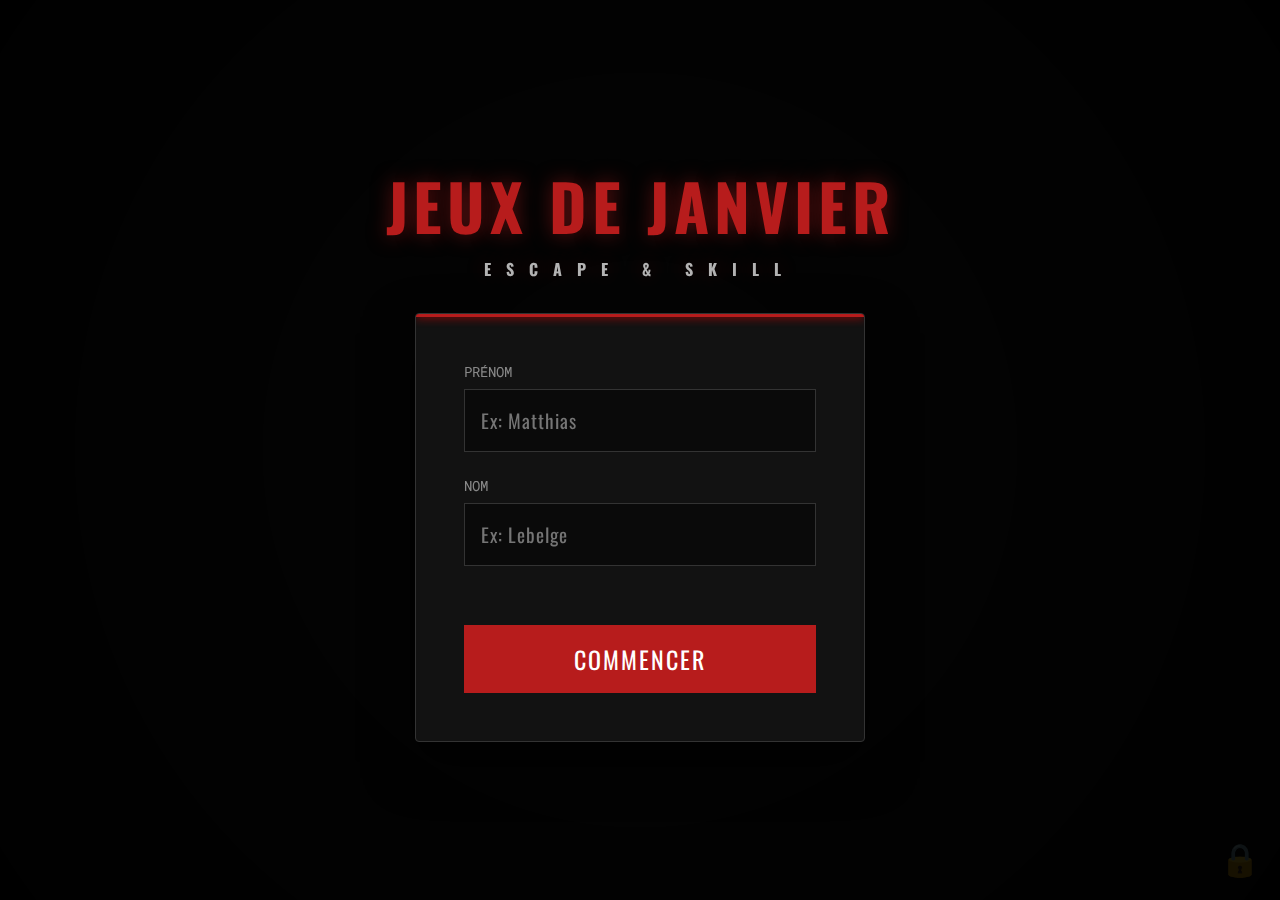
<file: index.html>
<!DOCTYPE html>
<html lang="fr">

<head>
    <meta charset="UTF-8">
    <meta name="viewport" content="width=device-width, initial-scale=1.0">
    <title>JEUX DE JANVIER</title>
    <link rel="stylesheet" href="styles.css">
</head>

<body>

    <div class="container">
        <h1>JEUX DE JANVIER</h1>

        <!-- LOGIN SCREEN -->
        <div id="login-screen" class="login-panel">
            <div class="input-group">
                <label for="firstname">PRÉNOM</label>
                <input type="text" id="firstname" autocomplete="off" placeholder="Ex: Matthias">
            </div>
            <div class="input-group">
                <label for="lastname">NOM</label>
                <input type="text" id="lastname" autocomplete="off" placeholder="Ex: Lebelge">
            </div>
            <div id="login-error" class="error-msg"></div>
            <button id="login-btn" class="btn-start">COMMENCER</button>
        </div>

        <!-- DASHBOARD (Hidden) -->
        <div id="dashboard" class="dashboard">
            <div class="welcome-text">
                AGENT <span id="player-name-display" style="color: var(--color-accent); font-weight: bold;"></span>
                CONNECTÉ.
            </div>

            <div class="game-cards">
                <!-- LINDA -->
                <div class="card linda" onclick="startGame('maboul')">
                    <div class="card-img"></div>
                    <div class="status">DISPONIBLE</div>
                    <div class="card-content">
                        <h2>LINDA</h2>
                        <p>Opération délicate.<br>Adresse requise.</p>
                    </div>
                </div>

                <!-- ANDREA -->
                <div class="card andrea" onclick="startGame('andrea')">
                    <div class="card-img"></div>
                    <div class="status">ENQUÊTE EN COURS</div>
                    <div class="card-content">
                        <h2>ANDRÉA</h2>
                        <p>Dossier Classifié.<br>Alibi à construire.</p>
                    </div>
                </div>
            </div>
        </div>
    </div>

    <div class="admin-trigger" onclick="openAdmin()">🔒</div>

    <!-- ADMIN DASHBOARD OVERLAY -->
    <div id="admin-dashboard" class="admin-overlay hidden">
        <div class="admin-panel">
            <header class="admin-header">
                <h2>CONSOLE ORGANISATEUR</h2>
                <button id="close-admin" class="btn-icon">✖</button>
            </header>

            <div class="admin-controls">
                <div class="admin-tabs">
                    <button class="tab-btn active" onclick="switchAdminTab('maboul')">DOCTEUR MABOUL</button>
                    <button class="tab-btn" onclick="switchAdminTab('andrea')">ENQUÊTE ANDRÉA</button>
                </div>
                <button onclick="refreshAdminScores()" class="btn-refresh">🔄 ACTUALISER</button>
            </div>

            <div id="admin-view-maboul" class="admin-content active">
                <h3>Classement Maboul</h3>
                <div class="table-container">
                    <table id="table-maboul">
                        <thead>
                            <tr>
                                <th>Rang</th>
                                <th>Joueur</th>
                                <th>Score</th>
                                <th>Date</th>
                            </tr>
                        </thead>
                        <tbody><!-- JS populated --></tbody>
                    </table>
                </div>
            </div>

            <div id="admin-view-andrea" class="admin-content">
                <h3>Progression Enquête Andréa</h3>
                <div class="table-container">
                    <table id="table-andrea">
                        <thead>
                            <tr>
                                <th>Rang</th>
                                <th>Agent</th>
                                <th>Identité Réelle</th>
                                <th>Temps Total</th>
                                <th>Pénalités</th>
                                <th>Date</th>
                            </tr>
                        </thead>
                        <tbody><!-- JS populated --></tbody>
                    </table>
                </div>
            </div>
        </div>
    </div>

    <script src="main.js"></script>
    <script src="admin.js"></script> <!-- New Admin Logic -->
</body>

</html>
</file>
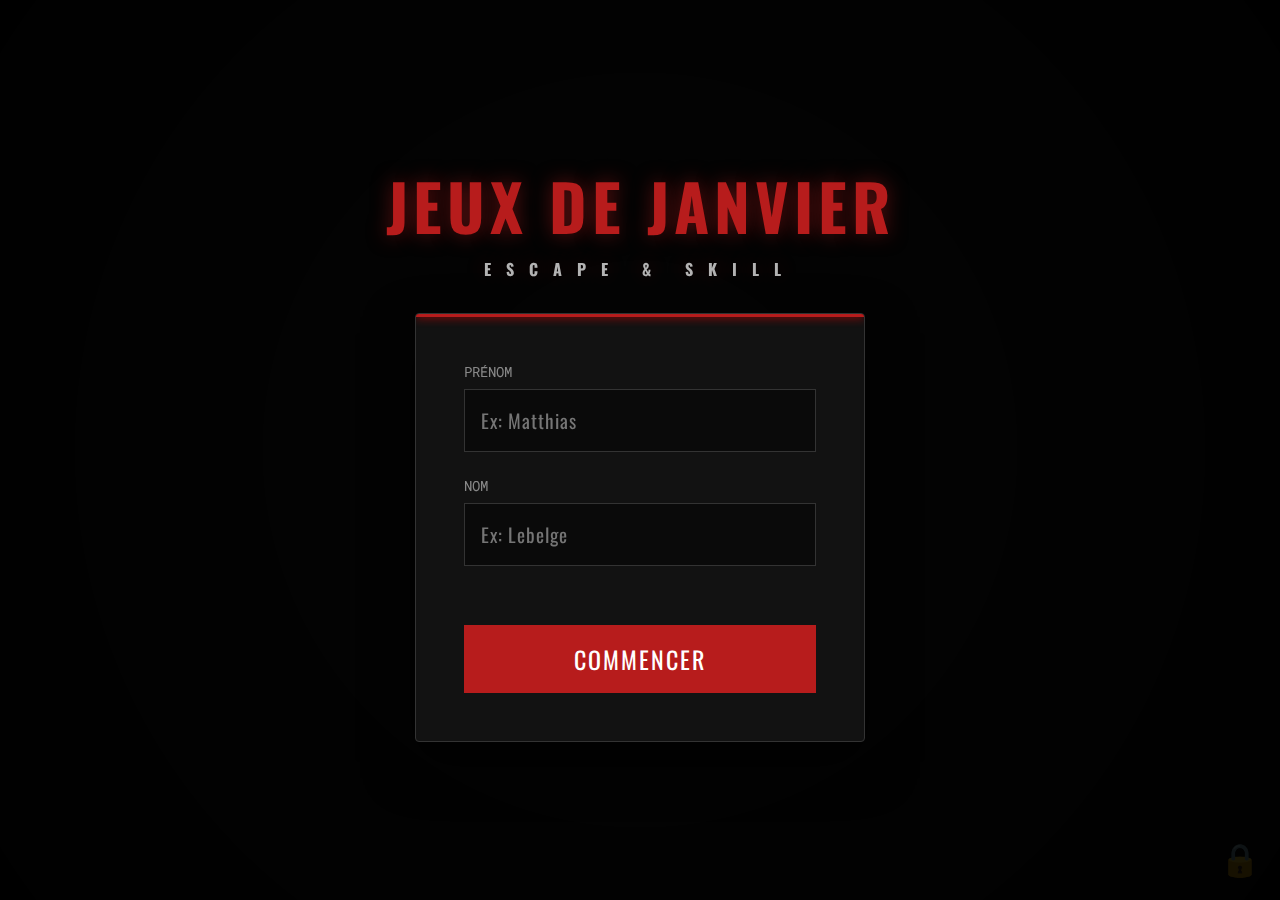
<file: games/andrea/index.html>
<!DOCTYPE html>
<html lang="fr">

<head>
    <meta charset="UTF-8">
    <meta name="viewport" content="width=device-width, initial-scale=1.0">
    <title>ACCÈS SÉCURISÉ - AGENCE</title>
    <link rel="stylesheet" href="style.css">
    <style>
        /* Specific login styles */
        body {
            display: flex;
            align-items: center;
            justify-content: center;
            height: 100vh;
            margin: 0;
            overflow: hidden;
        }

        .login-container {
            width: 400px;
            padding: 3rem;
            background: rgba(10, 10, 10, 0.95);
            border: 2px solid var(--color-accent, #c00);
            box-shadow: 0 0 20px rgba(200, 0, 0, 0.2);
            text-align: center;
            position: relative;
        }

        .login-container::before {
            content: "TOP SECRET";
            position: absolute;
            top: -15px;
            left: 50%;
            transform: translateX(-50%);
            background: #000;
            padding: 0 10px;
            color: var(--color-accent, #c00);
            font-weight: bold;
            letter-spacing: 2px;
        }

        .scan-line {
            height: 2px;
            width: 100%;
            background: #c00;
            position: absolute;
            top: 0;
            left: 0;
            animation: scan 3s infinite linear;
            opacity: 0.5;
            pointer-events: none;
        }

        @keyframes scan {
            0% {
                top: 0;
                opacity: 0;
            }

            10% {
                opacity: 1;
            }

            90% {
                opacity: 1;
            }

            100% {
                top: 100%;
                opacity: 0;
            }
        }

        .agent-info {
            margin-bottom: 2rem;
            color: #fff;
            font-family: 'Courier New', monospace;
            border-bottom: 1px solid #333;
            padding-bottom: 1rem;
        }

        .agent-info h3 {
            margin: 0;
            color: #888;
            font-size: 0.9rem;
        }

        .agent-info p {
            margin: 0.5rem 0 0;
            font-size: 1.2rem;
            font-weight: bold;
            letter-spacing: 1px;
        }

        input {
            width: 100%;
            padding: 10px;
            margin-bottom: 1rem;
            background: #111;
            border: 1px solid #444;
            color: #fff;
            text-align: center;
            text-transform: uppercase;
            font-family: inherit;
        }

        button {
            width: 100%;
            padding: 10px;
            background: #c00;
            border: none;
            color: #fff;
            font-weight: bold;
            cursor: pointer;
            transition: background 0.2s;
        }

        button:hover {
            background: #900;
        }

        #error-msg {
            color: #c00;
            font-size: 0.8rem;
            height: 1.2rem;
            margin-top: 10px;
        }
    </style>
</head>

<body>
    <div class="login-container">
        <div class="scan-line"></div>
        <div class="agent-info">
            <h3>IDENTITÉ DÉTECTÉE</h3>
            <p id="agent-name">RECHERCHE...</p>
        </div>

        <div class="login-form">
            <input type="text" id="agent-code" placeholder="CHOISISSEZ VOTRE NOM DE CODE" autofocus>
            <button id="btn-access">INITIALISER MISSION</button>
            <div id="error-msg"></div>
        </div>
    </div>

    <script>
        document.addEventListener('DOMContentLoaded', () => {
            // Get user from Hub Session
            const user = JSON.parse(localStorage.getItem('jeuxJanvier_user'));
            if (!user) {
                location.href = '../../index.html';
                return;
            }

            // Display user identity
            document.getElementById('agent-name').textContent = user.fullName.toUpperCase();

            // Auto-set agent code to firstName (no need for manual input)
            localStorage.setItem('jeuxJanvier_agentName', user.firstName.toUpperCase());

            // Show confirmation and redirect
            document.getElementById('error-msg').style.color = '#4CAF50';
            document.getElementById('error-msg').textContent = "IDENTITÉ CONFIRMÉE. ACCÈS AUTORISÉ.";

            // Hide input form
            document.querySelector('.login-form').innerHTML = `
                <p style="color: #4CAF50; font-size: 1.2rem;">✅ Bienvenue Agent ${user.firstName.toUpperCase()}</p>
                <p style="color: #888; margin-top: 1rem;">Chargement de la mission...</p>
            `;

            // Auto-redirect to day1 after brief display
            setTimeout(() => {
                window.location.href = 'day1.html';
            }, 1500);
        });
    </script>
</body>

</html>
</file>
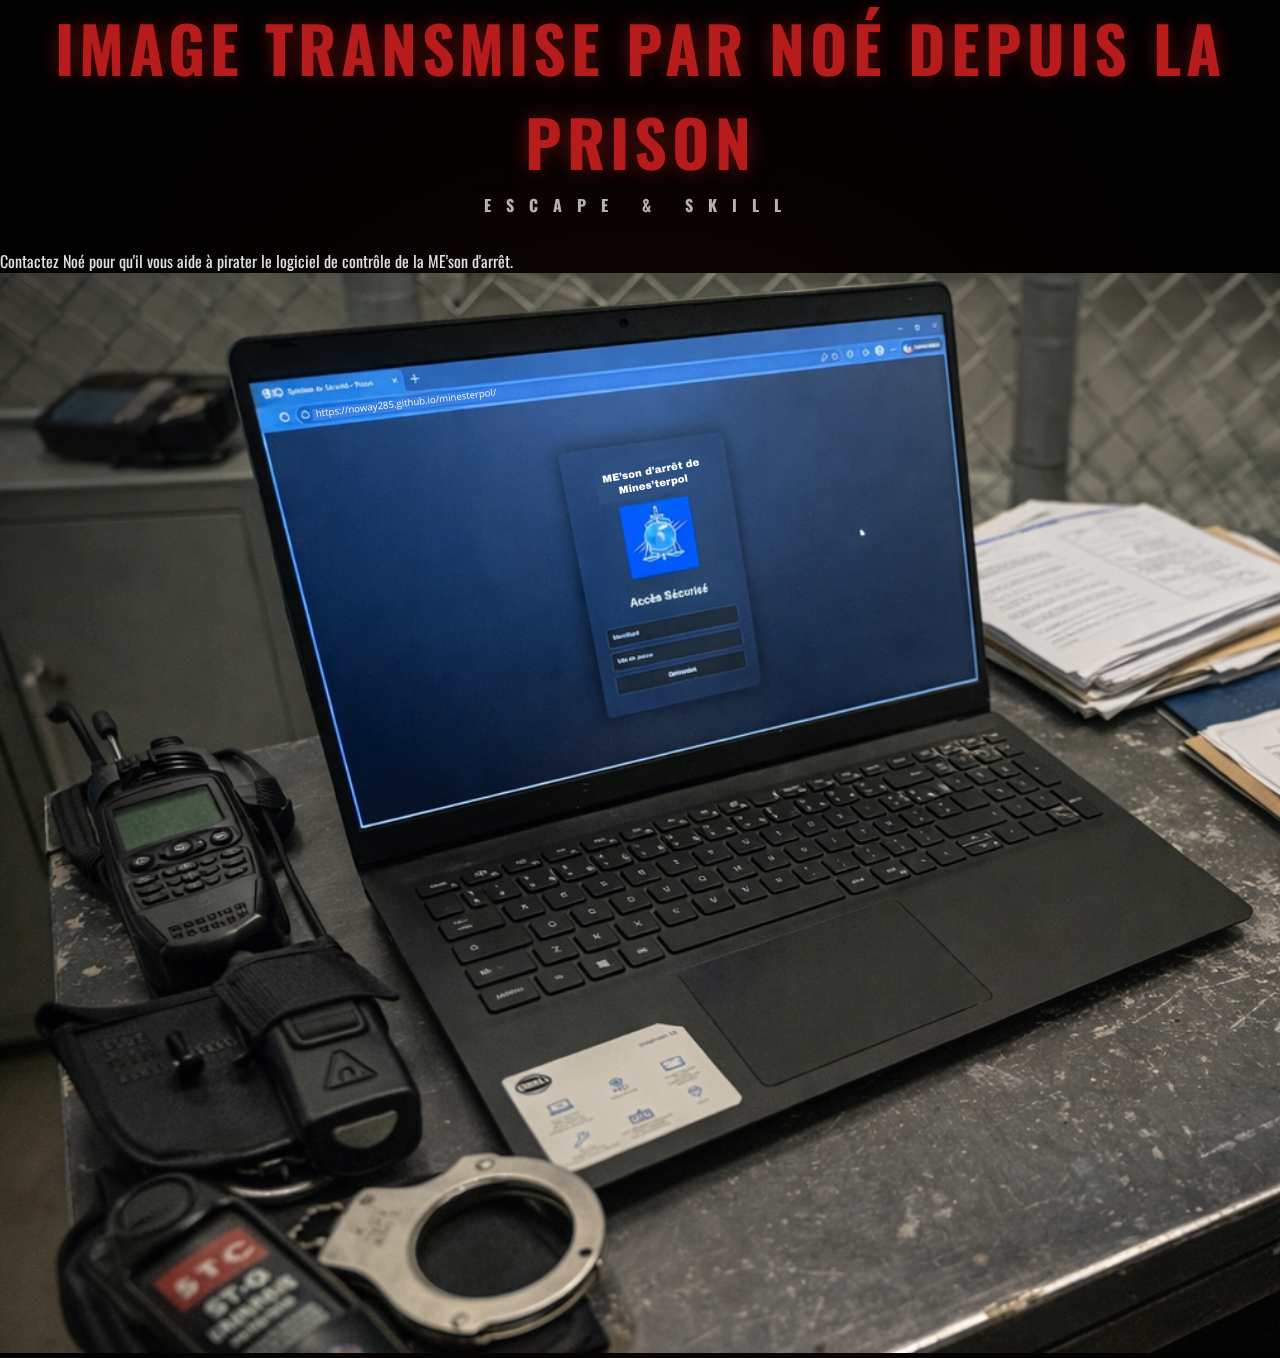
<file: games/noe/index.html>
<!DOCTYPE html>
<html lang="fr">
<head>
    <meta charset="UTF-8">
    <title>Communication avec Noé</title>
    <link rel="stylesheet" href="../andrea/style.css">
</head>
<body>

    <div class="noe-container">

        <h1 class="noe-title">
            Image transmise par Noé depuis la prison
        </h1>

        <p class="noe-text">
            Contactez Noé pour qu'il vous aide à pirater le logiciel de contrôle de la ME'son d'arrêt.
        </p>

        <div class="noe-image-frame">
            <img src="image_noe.png" alt="Image liée à Noé">
        </div>

    </div>

</body>
</html>
</file>
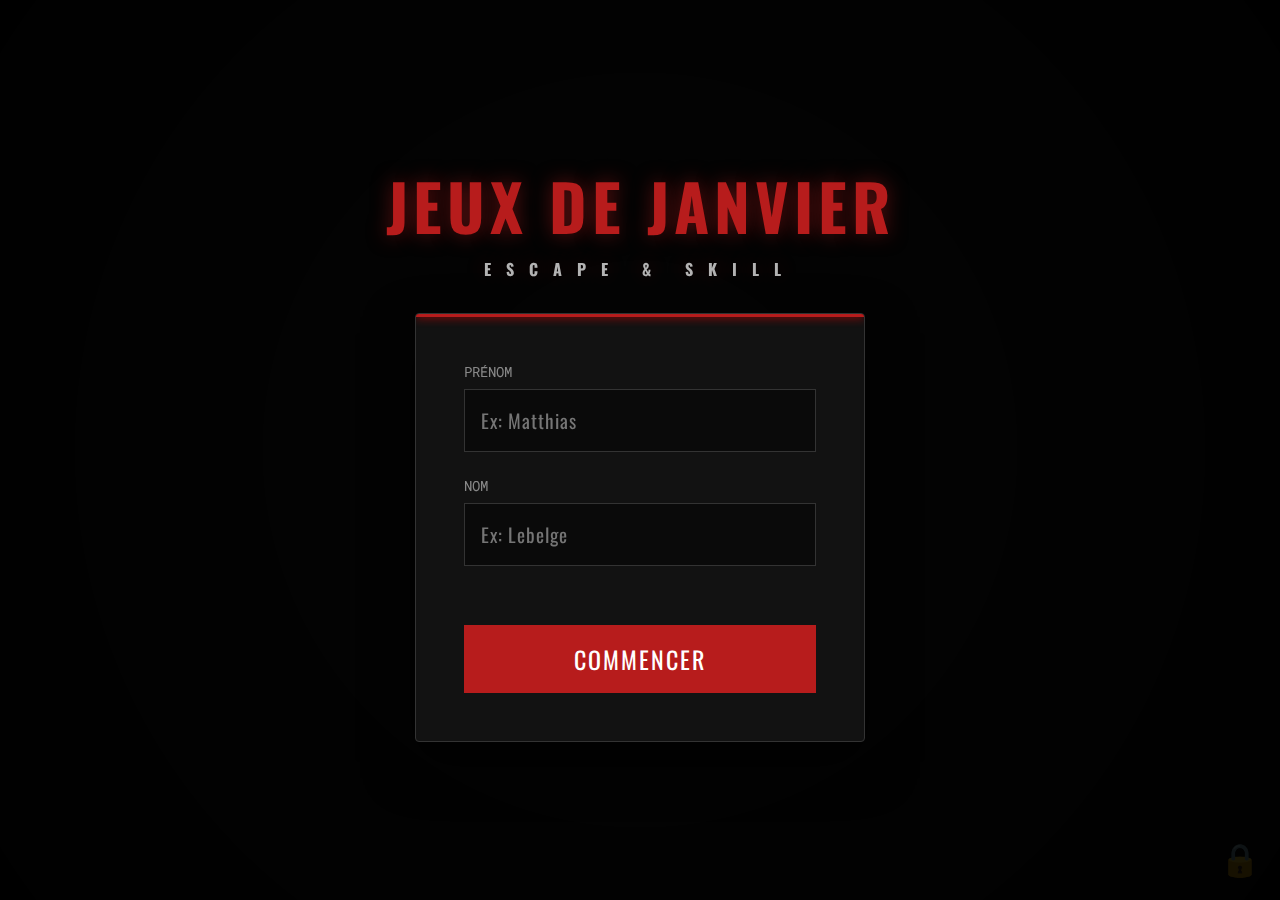
<file: games/andrea/day1.html>
<!DOCTYPE html>
<html lang="fr">

<head>
    <meta charset="UTF-8">
    <meta name="viewport" content="width=device-width, initial-scale=1.0">
    <title>ENQUÊTE ANDRÉA - Mission Secrète</title>
    <link rel="stylesheet" href="style.css">
    <style>
        /* Additional styles for new enigmas */
        .dossier-content {
            background: #1a1a1a;
            padding: 1.5rem;
            border: 1px solid #333;
            margin: 1rem 0;
        }

        .dossier-content p {
            margin: 0.5rem 0;
        }

        .dossier-link {
            color: #4da6ff;
            text-decoration: underline;
            cursor: pointer;
        }

        .dossier-link:hover {
            color: #80c0ff;
        }

        .folder-grid {
            display: grid;
            grid-template-columns: repeat(5, 1fr);
            gap: 8px;
            max-height: 400px;
            overflow-y: auto;
            padding: 1rem;
            background: #111;
        }

        .folder {
            background: #222;
            border: 1px solid #444;
            padding: 8px;
            text-align: center;
            cursor: pointer;
            font-family: monospace;
            font-size: 0.9rem;
            transition: all 0.2s;
        }

        .folder:hover {
            background: #333;
            border-color: var(--color-accent);
        }

        .map-container {
            position: relative;
            max-width: 100%;
            margin: 1rem auto;
        }

        .map-container img {
            width: 100%;
            max-width: 500px;
            display: block;
            margin: 0 auto;
        }

        .grid-overlay {
            position: absolute;
            top: 0;
            left: 0;
            width: 100%;
            height: 100%;
            display: grid;
            grid-template-columns: repeat(8, 1fr);
            grid-template-rows: repeat(8, 1fr);
            pointer-events: none;
        }

        .grid-labels-x,
        .grid-labels-y {
            display: flex;
            justify-content: space-around;
            font-size: 0.8rem;
            color: #888;
        }

        .badge-ref {
            width: 60px;
            margin: 0.5rem auto;
            display: block;
        }

        .file-list {
            display: grid;
            grid-template-columns: repeat(2, 1fr);
            gap: 8px;
            max-height: 300px;
            overflow-y: auto;
        }

        .file-option {
            background: #222;
            border: 1px solid #444;
            padding: 10px;
            cursor: pointer;
            font-family: monospace;
        }

        .file-option:hover {
            background: #333;
            border-color: #4da6ff;
        }

        .message-bubble {
            background: linear-gradient(135deg, #1a5c1a, #0d3d0d);
            border-radius: 15px;
            padding: 1rem;
            margin: 1rem 0;
            position: relative;
        }

        .message-header {
            font-size: 0.8rem;
            color: #888;
            margin-bottom: 0.5rem;
        }

        .cipher-text {
            font-family: monospace;
            font-size: 1.1rem;
            letter-spacing: 2px;
            word-break: break-all;
        }

        .highlight-ln {
            color: #ff6b6b;
            font-weight: bold;
        }

        .hint-image {
            max-width: 300px;
            margin: 1rem auto;
            display: block;
            border: 2px solid #444;
        }

        .completed-check {
            color: #4CAF50;
            font-size: 1.5rem;
        }

        /* Full Dossier Styles */
        .dossier-full-content {
            background: linear-gradient(135deg, #1a1a1a, #0d0d0d);
            padding: 2rem;
            border: 2px solid #333;
            border-radius: 10px;
            max-height: 70vh;
            overflow-y: auto;
            margin: 1rem 0;
        }

        .dossier-header {
            text-align: center;
            border-bottom: 1px solid #444;
            padding-bottom: 1rem;
            margin-bottom: 1.5rem;
        }

        .dossier-section {
            margin: 1.5rem 0;
            padding: 1rem;
            background: rgba(255, 255, 255, 0.03);
            border-left: 3px solid var(--color-accent);
        }

        .dossier-section h3 {
            color: var(--color-accent);
            margin-bottom: 0.5rem;
        }

        .dossier-section ul {
            list-style: disc;
            margin-left: 1.5rem;
        }

        .dossier-section li {
            margin: 0.5rem 0;
        }

        .dossier-signature {
            text-align: right;
            margin-top: 2rem;
            font-style: italic;
            color: #888;
        }

        /* Easter Egg styling */
        .easter-egg {
            position: relative;
        }

        .easter-egg::after {
            content: "🔍";
            font-size: 0.7rem;
            margin-left: 5px;
            opacity: 0.5;
        }

        /* Improved Grid Alignment for Enigma 3 */
        .map-grid-container {
            display: flex;
            flex-direction: column;
            align-items: center;
            margin: 1rem 0;
        }

        .grid-row-x {
            display: flex;
            width: 100%;
            max-width: 450px;
            justify-content: space-around;
            padding-left: 25px;
            margin-bottom: 5px;
        }

        .grid-row-x span {
            width: 56px;
            text-align: center;
            font-weight: bold;
            color: var(--color-accent);
            font-size: 1rem;
        }

        .map-with-labels {
            display: flex;
            align-items: stretch;
        }

        .grid-col-y {
            display: flex;
            flex-direction: column;
            justify-content: space-around;
            padding-right: 5px;
            height: 450px;
        }

        .grid-col-y span {
            height: 56px;
            display: flex;
            align-items: center;
            justify-content: center;
            font-weight: bold;
            color: var(--color-accent);
            font-size: 1rem;
        }

        .map-image-wrapper {
            position: relative;
            width: 450px;
            height: 450px;
        }

        .map-image-wrapper img {
            width: 100%;
            height: 100%;
            object-fit: cover;
        }
    </style>
</head>

<body>

    <div class="chrono-display" id="chrono">00:00</div>

    <div class="mission-container">
        <h1>🔍 ENQUÊTE ANDRÉA</h1>

        <!-- STEP 0: INTRO -->
        <div id="step-intro" class="step-box active">
            <h2>Briefing Mission</h2>
            <p>Agent <span id="agent-name"></span>,</p>
            <p>Andrea a besoin de modifier son dossier. Nous devons nous introduire dans la salle des archives.</p>
            <p>5 énigmes vous attendent pour découvrir le <strong>CODE SECRET</strong>.</p>
            <p><em>Chaque erreur ajoute une pénalité de temps !</em></p>
            <button class="btn-submit" id="btn-start-mission">🚀 COMMENCER L'ENQUÊTE</button>
        </div>

        <!-- ENIGMA 1: COORDINATES -->
        <div id="step-enigma1" class="step-box">
            <h2>Énigme 1/5 : Le Code de la Porte</h2>
            <p>Pour entrer dans la salle des dossiers, il faut le mot de passe.</p>
            <p>Indice : <em>"Suivre le soleil..."</em></p>
            <p>Séquence géographique détectée :</p>

            <div id="coords-grid" class="coords-grid">
                <!-- JS will populate this -->
            </div>

            <div class="clue-box">
                <p>Entrez le mot de passe (9 lettres) :</p>
                <div class="code-input-group">
                    <input type="text" id="code-enigma1" maxlength="9" placeholder="_ _ _ _ _ _ _ _ _"
                        style="text-transform: uppercase;">
                    <button id="btn-enigma1" class="btn-submit">VALIDER</button>
                </div>
            </div>
        </div>

        <!-- ENIGMA 2: FOLDERS -->
        <div id="step-enigma2" class="step-box">
            <h2>Énigme 2/5 : La Salle des Archives</h2>
            <p>Vous êtes dans la salle. Il y a des milliers de dossiers.</p>
            <p>Nous cherchons le dossier d'Andrea.</p>
            <p><strong>La police range ses dossiers de cette façon : MM-AA-XX où XX sont des initiales.</strong></p>

            <div class="clue-box">
                <p class="first-hint">
                    Indice : <p style="color:#ffb74d;">"Je suis un homme d'affaire, et le sang ça coûte trop cher."</p>
                </p>
                <button id="btn-hint" class="btn-submit" style="background: #444; font-size: 0.9rem;">DEMANDER UN INDICE
                    (+30s)</button>
                <div id="hint-display" style="margin-top: 10px;"></div>
            </div>

            <p style="margin-top: 1rem;">Trouvez le bon dossier :</p>
            <div id="folder-grid" class="folder-grid">
                <!-- JS will populate -->
            </div>
        </div>

        <!-- ENIGMA 2B: DOSSIER VIEW (after finding folder) -->
        <div id="step-dossier" class="step-box">
            <h2>📁 Dossier 10-72-LP</h2>
            <p>Vous avez trouvé le dossier ! À l'intérieur, plusieurs pièces :</p>

            <div class="dossier-content">
                <p>📄 <span class="dossier-link easter-egg" data-easter="rickroll">Papiers d'identité</span></p>
                <p>📄 <span class="dossier-link easter-egg" data-easter="belge">Certificat médical</span></p>
                <p>🗺️ <span class="dossier-link" data-target="step-enigma3">Carte de la planque </span>
                    <span id="check-enigma3" class="completed-check" style="display:none;">✓</span>
                </p>
                <p>📄 <span class="dossier-link easter-egg" data-easter="matthias">Rapport d'enquête</span></p>
                <p>🎧 <span class="dossier-link" data-target="step-enigma4">Enregistrement audio</span>
                    <span id="check-enigma4" class="completed-check" style="display:none;">✓</span>
                </p>
                <p>📄 <span class="dossier-link easter-egg" data-easter="jeu">Notes personnelles</span></p>
                <p>📋 <span class="dossier-link" data-target="step-dossier-full">Dossier d'inculpation complet</span>
                </p>
            </div>

            <p id="dossier-instruction">Examinez les éléments importants pour continuer...</p>
            <button id="btn-continue-final" class="btn-submit" style="display:none;">🔓 ACCÉDER AU MESSAGE
                FINAL</button>
        </div>

        <!-- FULL DOSSIER VIEW -->
        <div id="step-dossier-full" class="step-box">
            <h2>📋 DOSSIER D'INCULPATION – AFFAIRE 158</h2>

            <div class="dossier-full-content">
                <div class="dossier-header">
                    <p><strong>RÉPUBLIQUE FRANÇAISE</strong></p>
                    <p>MINISTÈRE DE L'INTÉRIEUR</p>
                    <p>Direction de la Police Judiciaire</p>
                    <p style="margin-top: 1rem;"><strong>Dossier n° 10-72-LP</strong></p>
                </div>

                <div class="dossier-section">
                    <p><strong>Suspect :</strong> Andréa BORRON</p>
                    <p><strong>Chef d'inculpation :</strong> Cambriolage aggravé du bâtiment dit « 158 »</p>
                </div>

                <div class="dossier-section">
                    <h3>Résumé des faits :</h3>
                    <p>Le 12 Novembre 2025 à 22h14, une intrusion non autorisée a été constatée dans le bâtiment connu
                        sous l'appellation « 158 », situé sur le Cours Fauriel à Saint Etienne. Plusieurs objets de
                        valeur et dossiers confidentiels ont été signalés manquants.</p>
                    <p>Selon les premières constatations, l'individu aurait forcé une entrée secondaire à l'aide d'une
                        carte de service. Des traces de pas, des empreintes partielles et une caméra de surveillance
                        désactivée laissent penser à une opération préméditée.</p>
                </div>

                <div class="dossier-section">
                    <h3>Profil du suspect :</h3>
                    <p>Andréa Borron, 21 ans, ancien employé d'une société de maintenance travaillant régulièrement dans
                        le bâtiment 158. Il disposait d'un badge d'accès valide jusqu'en mars 2026.</p>
                </div>

                <div class="dossier-section">
                    <h3>Témoignages :</h3>
                    <p>Trois témoins affirment avoir aperçu une silhouette correspondant au suspect aux abords du site
                        la nuit du cambriolage.</p>
                </div>

                <div class="dossier-section">
                    <h3>Preuves matérielles :</h3>
                    <ul>
                        <li>Empreinte partielle retrouvée sur une porte métallique / Enregistrements vidéo <em>(Enigme
                                audio)</em></li>
                        <li>Badge d'accès utilisé hors horaires autorisés <em>(Enigme Carte)</em></li>
                    </ul>
                </div>

                <div class="dossier-section">
                    <h3>Analyse :</h3>
                    <p>Les éléments recueillis indiquent une connaissance approfondie des lieux et de leurs systèmes de
                        sécurité. L'usage d'un badge valide suggère une personne ayant un accès légitime antérieur.</p>
                </div>

                <div class="dossier-section">
                    <h3>Conclusion provisoire :</h3>
                    <p>En l'état des preuves, Andréa Borron est inculpé pour cambriolage aggravé. L'enquête reste en
                        cours afin de déterminer d'éventuelles complicités et le mobile exact.</p>
                </div>

                <div class="dossier-signature">
                    <p><em>Rapport établi par :</em></p>
                    <p><strong>Capitaine Mickael Pommier</strong></p>
                    <p>Police Judiciaire de Saint Etienne</p>
                </div>

                <hr style="margin: 2rem 0; border-color: #444;">

                <h2>📋 DOSSIER D'INCULPATION – USURPATION D'IDENTITÉ</h2>

                <div class="dossier-header">
                    <p><strong>RÉPUBLIQUE FRANÇAISE</strong></p>
                    <p>MINISTÈRE DE L'INTÉRIEUR</p>
                    <p>Direction de la Police Judiciaire</p>
                    <p style="margin-top: 1rem;"><strong>Dossier n° 10-72-LP</strong></p>
                </div>

                <div class="dossier-section">
                    <p><strong>Suspect :</strong> Andréa Borron</p>
                    <p><strong>Chef d'inculpation :</strong> Usurpation d'identité</p>
                </div>

                <div class="dossier-section">
                    <h3>Résumé des faits :</h3>
                    <p>Andréa a été attrapé alors qu'il se faisait passer pour un policier. Son arrivée dans le service
                        daterait du 1er Novembre 2025, depuis il aurait fourni les informations nécessaires à ses
                        équipes afin de prévoir leur coup à l'avance.</p>
                    <p>Celui-ci se ferait passer pour un certain <strong>Andréa Boiron</strong>.</p>
                </div>

                <div class="dossier-section">
                    <h3>Profil du suspect :</h3>
                    <p>Andréa Borron, 21 ans</p>
                </div>

                <div class="dossier-signature">
                    <p><em>Rapport établi par :</em></p>
                    <p><strong>Capitaine Élodie Renaud</strong></p>
                    <p>Police Judiciaire de Montreval</p>
                </div>
            </div>

            <button class="btn-submit" onclick="nextStep('step-dossier')">⬅️ RETOUR AU DOSSIER</button>
        </div>

        <!-- ENIGMA 3: MAP (Where's Waldo) -->
        <div id="step-enigma3" class="step-box">
            <h2>Énigme 3/5 : La Carte de la Planque</h2>
            <p>Cette carte montre l'intérieur d'une pièce. Un <strong>badge d'identification</strong> est caché quelque
                part.</p>
            <p>Trouvez ses coordonnées sur la grille (lettre + chiffre).</p>

            <p style="text-align:center; color:#888;">Ce que vous cherchez :</p>
            <img src="badge_id.png" alt="Badge ID" class="badge-ref">

            <div class="map-grid-container">
                <!-- Image de la carte -->
                <div class="map-image-wrapper">
                    <img src="carte_enigme.jpg" alt="Carte de la planque">
                </div>
            </div>

            <div class="clue-box">
                <p>Coordonnées du badge (ex: H7) :</p>
                <div class="code-input-group">
                    <input type="text" id="code-enigma3" maxlength="2" placeholder="_ _"
                        style="text-transform: uppercase;">
                    <button id="btn-enigma3" class="btn-submit">SCANNER</button>
                </div>
            </div>
        </div>

        <!-- ENIGMA 4: AUDIO -->
        <div id="step-enigma4" class="step-box">
            <h2>Énigme 4/5 : L'Enregistrement</h2>
            <p>"J'ai chopé une discussion entre officiers. Y'a quelques interférences mais tu dois pouvoir entendre le
                nom du dossier."</p>

            <div class="audio-player-box"
                style="text-align:center; padding:1.5rem; background:#111; margin:1rem 0; border-radius:10px;">
                <p style="color:#888;">[ 🎧 AUDIO: Discussion + Interférences ]</p>
                <audio id="audio-morse" controls style="width:100%; max-width:400px; margin: 1rem 0;">
                    <source src="audio_morse.mp3" type="audio/mpeg">
                    Votre navigateur ne supporte pas l'audio.
                </audio>
                <p style="font-size:0.8rem; color:#666; margin-top:0.5rem;">Écoutez attentivement le code morse...</p>
            </div>

            <p>Quel nom de dossier avez-vous entendu ?</p>
            <div class="file-list" id="file-list">
                <!-- JS will populate -->
            </div>
        </div>

        <!-- ENIGMA 5: FINAL CIPHER -->
        <div id="step-enigma5" class="step-box">
            <h2>Énigme Finale : Le Message d'Hélène</h2>
            <p>Vous recevez un message crypté...</p>

            <div class="message-bubble">
                <div class="message-header">📱 Message de Hé<span class="highlight-ln">l</span>è<span
                        class="highlight-ln">n</span>e</div>
                <p style="margin-bottom: 1rem;">Je ne peux pas te donner la ville dans laquelle il a mis son trésor,
                    tout ce que j'ai comme info c'est ce message bizarre :</p>
                <p class="cipher-text">"ITCEG C TGIKU, NC EJQWGVVG A GUV F'QT"</p>
                <p style="margin-top: 1rem; font-style: italic; color: #888;">(Bonne chance)</p>
            </div>

            <div class="clue-box">
                <p>Quelle est la ville du trésor ? (4 lettres)</p>
                <div class="code-input-group">
                    <input type="text" id="code-final" maxlength="4" placeholder="_ _ _ _"
                        style="text-transform: uppercase;">
                    <button id="btn-final" class="btn-submit">TERMINER LA MISSION</button>
                </div>
            </div>
        </div>

        <!-- SUCCESS -->
        <div id="step-success" class="step-box">
            <h2 style="color:#4CAF50;">🎉 MISSION ACCOMPLIE !</h2>
            <p>Bravo Agent ! Vous avez décodé le message.</p>
            <p>Le trésor est à <strong style="color: var(--color-accent);">DABO</strong>.</p>
            <p style="font-size:0.9rem; color:#888;">"Grâce à Régis, la chouette y est d'or"</p>

            <div style="text-align:center; margin-top:2rem;">
                <p style="font-size:2rem;">Temps Final : <span id="final-time-display"
                        style="color:var(--color-accent);"></span></p>
            </div>

            <button class="btn-submit" onclick="location.href='../../index.html'">RETOURNER AU QG</button>
        </div>

    </div>

    <script src="data.js"></script>
    <script src="day1.js"></script>
</body>

</html>
</file>
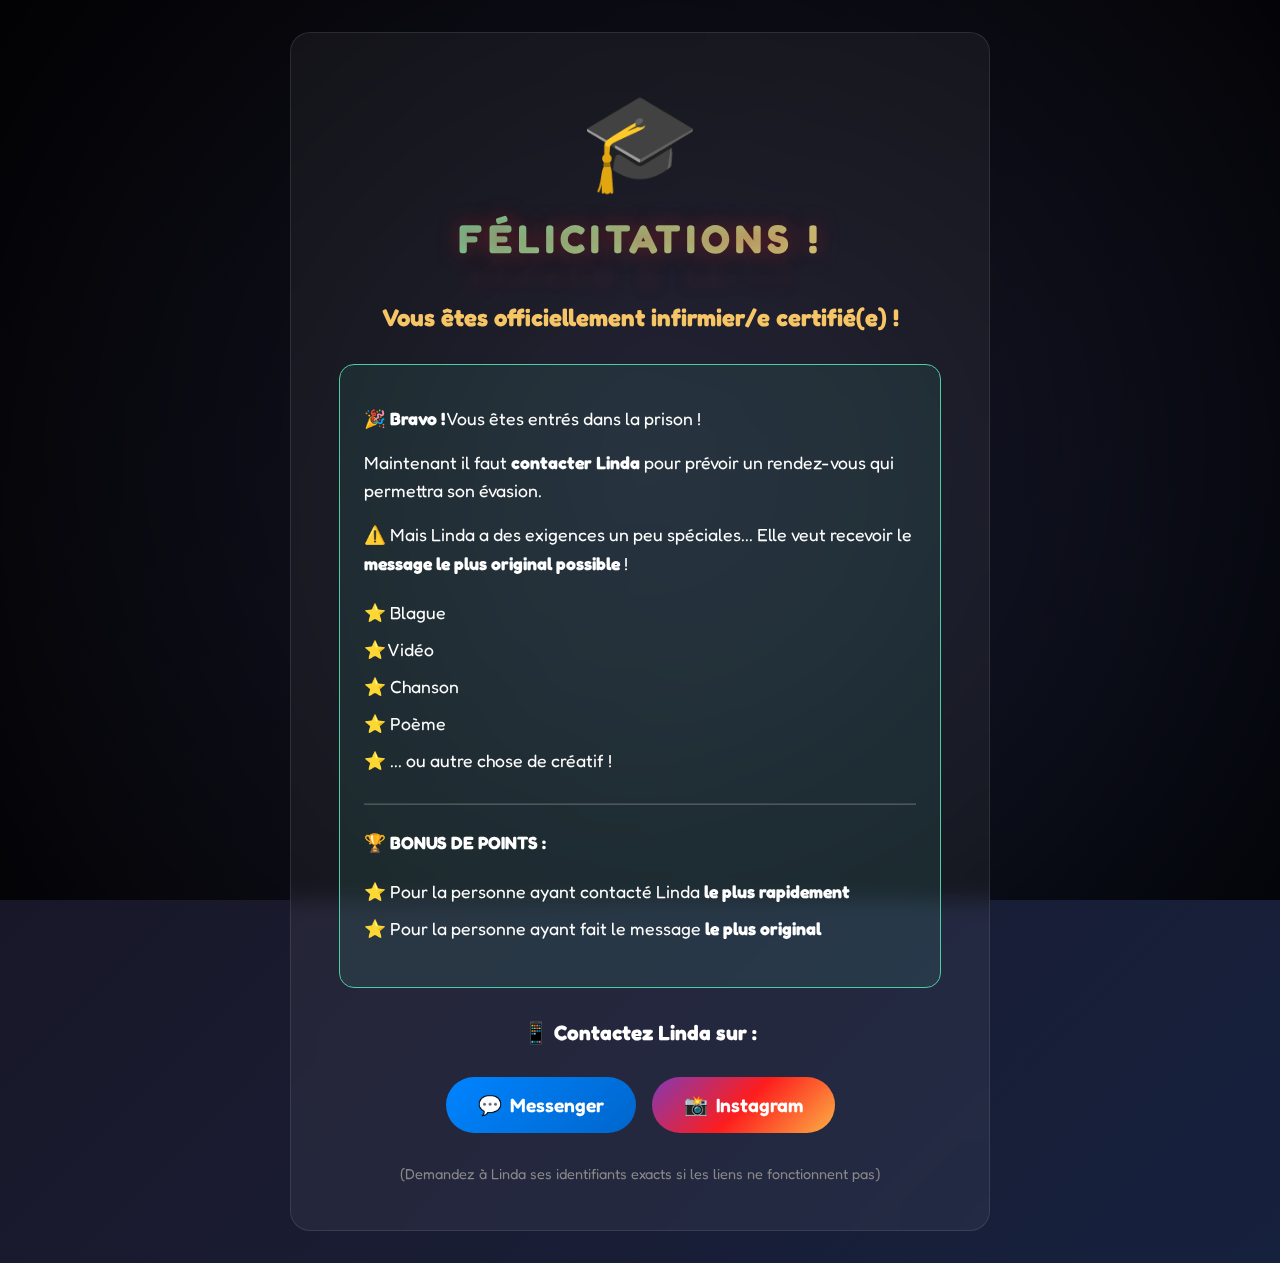
<file: games/maboul/contact.html>
<!DOCTYPE html>
<html lang="fr">

<head>
    <meta charset="UTF-8">
    <meta name="viewport" content="width=device-width, initial-scale=1.0">
    <title>📞 Contacter Linda - Mission Évasion</title>
    <link rel="preconnect" href="https://fonts.googleapis.com">
    <link rel="preconnect" href="https://fonts.gstatic.com" crossorigin>
    <link href="https://fonts.googleapis.com/css2?family=Fredoka:wght@400;600;700&display=swap" rel="stylesheet">
    <link rel="stylesheet" href="linda-style.css">
</head>

<body>
    <div class="contact-container">
        <div class="contact-box">
            <div class="certificate-badge">🎓</div>
            <h1>FÉLICITATIONS !</h1>
            <h2>Vous êtes officiellement infirmier/e certifié(e) !</h2>

            <div class="contact-instructions">
                <p>
                    🎉 <strong>Bravo !</strong> Vous êtes entrés dans la prison !
                </p>
                <p>
                    Maintenant il faut <strong>contacter Linda</strong> pour prévoir un rendez-vous qui permettra son
                    évasion.
                </p>
                <p>
                    ⚠️ Mais Linda a des exigences un peu spéciales... Elle veut recevoir le <strong>message le plus
                        original possible</strong> !
                </p>
                <ul class="bonus-list">
                    <li>Blague</li>
                    <li>Vidéo</li>
                    <li>Chanson</li>
                    <li>Poème</li>
                    <li>... ou autre chose de créatif !</li>
                </ul>

                <hr style="border-color: rgba(255,255,255,0.2); margin: 1.5rem 0;">

                <p><strong>🏆 BONUS DE POINTS :</strong></p>
                <ul class="bonus-list">
                    <li>Pour la personne ayant contacté Linda <strong>le plus rapidement</strong></li>
                    <li>Pour la personne ayant fait le message <strong>le plus original</strong></li>
                </ul>
            </div>

            <p style="font-size: 1.3rem; margin-bottom: 1.5rem;">
                <strong>📱 Contactez Linda sur :</strong>
            </p>

            <div class="contact-methods">
                <a href="https://m.me/linda" class="contact-btn messenger" target="_blank">
                    <span>💬</span> Messenger
                </a>
                <a href="https://instagram.com/linda" class="contact-btn instagram" target="_blank">
                    <span>📸</span> Instagram
                </a>
            </div>

            <p style="margin-top: 2rem; color: #888; font-size: 0.9rem;">
                (Demandez à Linda ses identifiants exacts si les liens ne fonctionnent pas)
            </p>
        </div>
    </div>
</body>

</html>
</file>
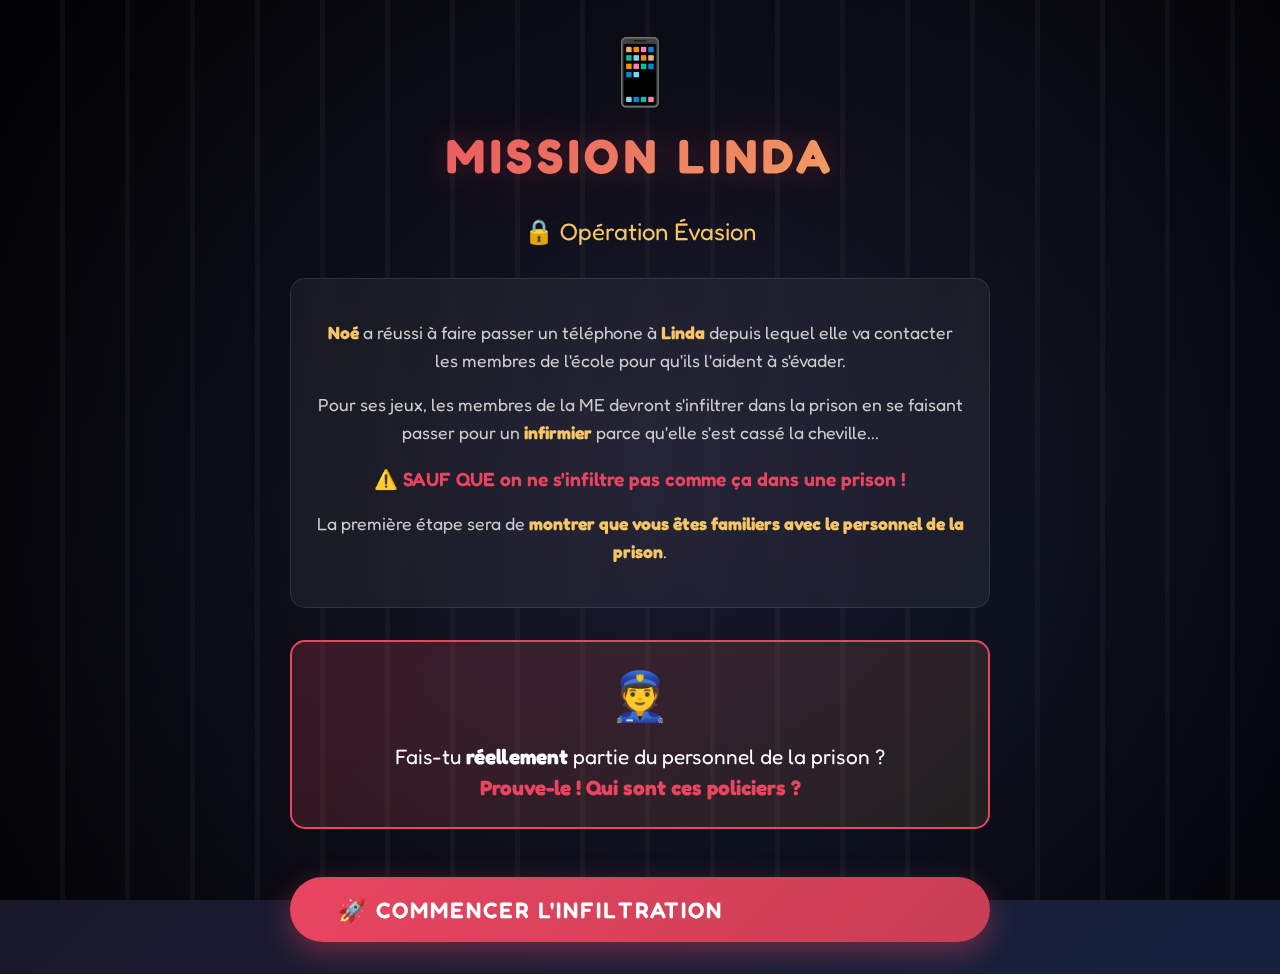
<file: games/maboul/intro.html>
<!DOCTYPE html>
<html lang="fr">

<head>
    <meta charset="UTF-8">
    <meta name="viewport" content="width=device-width, initial-scale=1.0">
    <title>🔒 Mission Linda - Infiltration Prison</title>
    <link rel="preconnect" href="https://fonts.googleapis.com">
    <link rel="preconnect" href="https://fonts.gstatic.com" crossorigin>
    <link href="https://fonts.googleapis.com/css2?family=Fredoka:wght@400;600;700&display=swap" rel="stylesheet">
    <link rel="stylesheet" href="linda-style.css">
</head>

<body>
    <div class="intro-container">
        <div class="prison-bars"></div>

        <div class="intro-content">
            <div class="phone-icon">📱</div>
            <h1>MISSION LINDA</h1>
            <h2>🔒 Opération Évasion</h2>

            <div class="story-box">
                <p class="story-text">
                    <strong>Noé</strong> a réussi à faire passer un téléphone à <strong>Linda</strong> depuis lequel
                    elle va contacter les membres de l'école pour qu'ils l'aident à s'évader.
                </p>
                <p class="story-text">
                    Pour ses jeux, les membres de la ME devront s'infiltrer dans la prison en se faisant passer pour un
                    <strong>infirmier</strong> parce qu'elle s'est cassé la cheville...
                </p>
                <p class="story-text highlight">
                    ⚠️ SAUF QUE on ne s'infiltre pas comme ça dans une prison !
                </p>
                <p class="story-text">
                    La première étape sera de <strong>montrer que vous êtes familiers avec le personnel de la
                        prison</strong>.
                </p>
            </div>

            <div class="challenge-box">
                <div class="challenge-icon">👮</div>
                <p class="challenge-text">
                    Fais-tu <strong>réellement</strong> partie du personnel de la prison ?<br>
                    <span class="highlight-red">Prouve-le ! Qui sont ces policiers ?</span>
                </p>
            </div>

            <button id="btn-start" class="btn-start">
                <span>🚀</span> COMMENCER L'INFILTRATION
            </button>
        </div>
    </div>

    <script>
        document.getElementById('btn-start').addEventListener('click', () => {
            window.location.href = 'quiz.html';
        });
    </script>
</body>

</html>
</file>
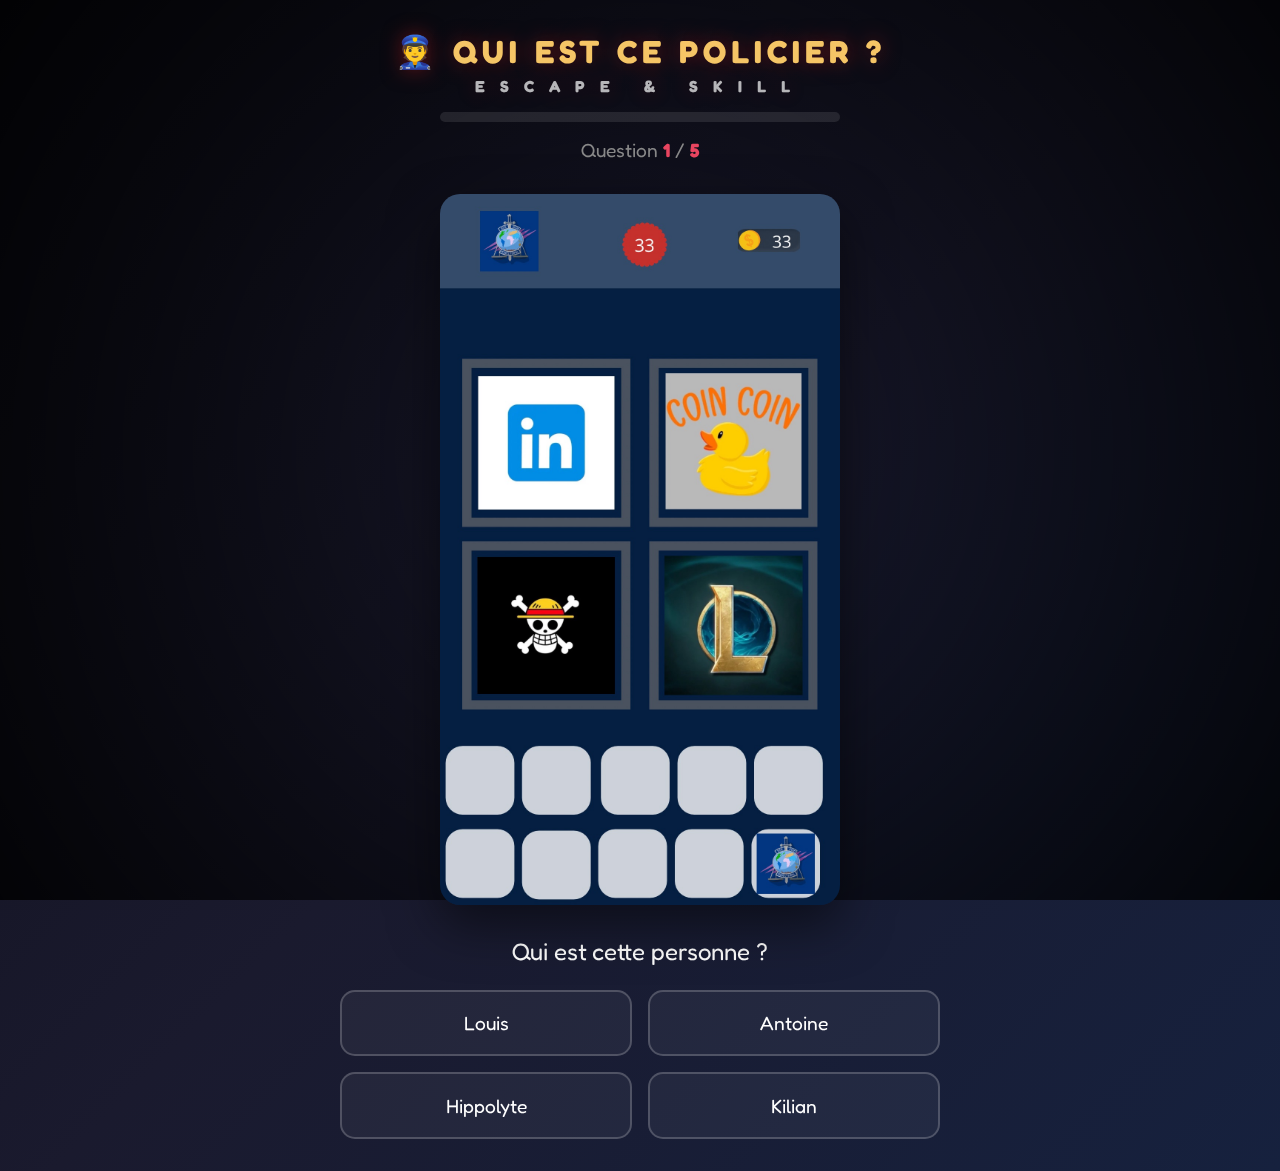
<file: games/maboul/quiz.html>
<!DOCTYPE html>
<html lang="fr">

<head>
    <meta charset="UTF-8">
    <meta name="viewport" content="width=device-width, initial-scale=1.0">
    <title>👮 Quiz - Qui sont ces policiers ?</title>
    <link rel="preconnect" href="https://fonts.googleapis.com">
    <link rel="preconnect" href="https://fonts.gstatic.com" crossorigin>
    <link href="https://fonts.googleapis.com/css2?family=Fredoka:wght@400;600;700&display=swap" rel="stylesheet">
    <link rel="stylesheet" href="linda-style.css">
</head>

<body>
    <!-- Quiz Screen -->
    <div id="quiz-screen" class="quiz-container">
        <div class="quiz-header">
            <h1>👮 Qui est ce policier ?</h1>
            <div class="progress-bar">
                <div id="progress-fill" class="progress-fill" style="width: 0%"></div>
            </div>
            <p class="round-indicator">Question <span id="current-round">1</span> / <span id="total-rounds">4</span></p>
        </div>

        <div class="quiz-content">
            <div class="person-image-container">
                <img id="person-image" class="person-image" src="" alt="Qui est-ce ?">
            </div>

            <p class="question-text">Qui est cette personne ?</p>

            <div id="options-grid" class="options-grid">
                <!-- Options will be populated by JS -->
            </div>
        </div>
    </div>

    <!-- Success Screen -->
    <div id="success-screen" class="result-container" style="display: none;">
        <div class="result-box success">
            <div class="result-icon">✅</div>
            <h2>BRAVO !</h2>
            <p class="result-message">
                OK. Je te crois, tu fais partie du personnel de la prison.<br><br>
                Mais ça ne me prouve pas que tu es <strong>infirmier/e</strong>.<br><br>
                Pour obtenir ton diplôme d'infirmier, tu vas devoir passer une épreuve...
            </p>
            <button id="btn-continue" class="btn-action success">
                <span>🏥</span> Passer l'épreuve d'infirmier
            </button>
        </div>
    </div>

    <!-- Failure Screen -->
    <div id="failure-screen" class="result-container" style="display: none;">
        <div class="result-box failure">
            <div class="result-icon">❌</div>
            <h2>ÉCHEC !</h2>
            <p class="result-message">
                Je ne crois pas que tu fasses réellement partie du personnel de la prison...<br><br>
                Tu dois reconnaître <strong>les 5 personnes</strong> pour entrer !
            </p>
            <button id="btn-retry" class="btn-action">
                <span>🔄</span> RECOMMENCER
            </button>
        </div>
    </div>

    <script src="quiz-data.js"></script>
    <script src="quiz.js"></script>
</body>

</html>
</file>
<file: styles.css>
/* Global Styles - Jeux de Janvier */
@import url('https://fonts.googleapis.com/css2?family=Oswald:wght@300;500;700&family=Roboto+Mono:wght@400;700&display=swap');

:root {
    --color-bg: #050505;
    --color-text: #e0e0e0;
    --color-accent: #b71c1c;
    /* Rouge sang */
    --color-accent-glow: #ff0000;
    --color-panel: #121212;
    --font-title: 'Oswald', sans-serif;
    --font-mono: 'Roboto Mono', monospace;
}

* {
    box-sizing: border-box;
    margin: 0;
    padding: 0;
}

body {
    background-color: var(--color-bg);
    color: var(--color-text);
    font-family: var(--font-title);
    min-height: 100vh;
    display: flex;
    flex-direction: column;
    overflow-x: hidden;
}

/* Background Effect (Vignette + Grain) */
body::before {
    content: "";
    position: fixed;
    top: 0;
    left: 0;
    width: 100%;
    height: 100%;
    background: radial-gradient(circle at center, transparent 0%, #000 120%);
    pointer-events: none;
    z-index: -1;
}

.container {
    max-width: 1200px;
    margin: 0 auto;
    padding: 2rem;
    flex: 1;
    display: flex;
    flex-direction: column;
    justify-content: center;
    align-items: center;
}

/* Typography */
h1 {
    font-size: 4rem;
    text-transform: uppercase;
    letter-spacing: 5px;
    color: var(--color-accent);
    text-shadow: 0 0 20px rgba(183, 28, 28, 0.5);
    margin-bottom: 2rem;
    text-align: center;
    position: relative;
}

h1::after {
    content: "ESCAPE & SKILL";
    display: block;
    font-size: 1rem;
    letter-spacing: 15px;
    color: #fff;
    margin-top: 5px;
    opacity: 0.7;
}

/* Login Panel */
/* Game Cards */
.game-card {
    background: rgba(20, 20, 20, 0.9);
    border: 1px solid #444;
    border-radius: 4px;
    padding: 2rem;
    text-align: center;
    cursor: pointer;
    /* Force pointer */
    transition: all 0.3s ease;
    width: 300px;
    position: relative;
    overflow: hidden;
}

.login-panel {
    background: rgba(20, 20, 20, 0.9);
    border: 1px solid #333;
    padding: 3rem;
    border-radius: 4px;
    width: 100%;
    max-width: 450px;
    text-align: center;
    box-shadow: 0 20px 50px rgba(0, 0, 0, 0.8);
    position: relative;
    overflow: hidden;
}

.login-panel::before {
    content: "";
    position: absolute;
    top: 0;
    left: 0;
    width: 100%;
    height: 3px;
    background: var(--color-accent);
    box-shadow: 0 0 10px var(--color-accent-glow);
}

.input-group {
    margin-bottom: 1.5rem;
    text-align: left;
}

label {
    display: block;
    font-size: 0.9rem;
    color: #888;
    margin-bottom: 0.5rem;
    font-family: var(--font-mono);
}

input[type="text"] {
    width: 100%;
    background: #0a0a0a;
    border: 1px solid #333;
    color: #fff;
    padding: 1rem;
    font-size: 1.2rem;
    font-family: var(--font-title);
    letter-spacing: 1px;
    transition: all 0.3s;
}

input[type="text"]:focus {
    outline: none;
    border-color: var(--color-accent);
    box-shadow: 0 0 15px rgba(183, 28, 28, 0.2);
}

.btn-start {
    width: 100%;
    background: var(--color-accent);
    color: white;
    border: none;
    padding: 1rem;
    font-size: 1.5rem;
    text-transform: uppercase;
    cursor: pointer;
    font-family: var(--font-title);
    letter-spacing: 2px;
    transition: all 0.3s;
    margin-top: 1rem;
}

.btn-start:hover {
    background: #d32f2f;
    box-shadow: 0 0 20px var(--color-accent-glow);
    transform: translateY(-2px);
}

.error-msg {
    color: #ff5252;
    font-family: var(--font-mono);
    font-size: 0.8rem;
    margin-top: 1rem;
    min-height: 1.2rem;
}

/* Dashboard (Hidden by default) */
.dashboard {
    display: none;
    width: 100%;
    animation: fadeIn 1s ease;
}

.welcome-text {
    text-align: center;
    margin-bottom: 3rem;
    font-size: 1.5rem;
}

.game-cards {
    display: flex;
    gap: 2rem;
    justify-content: center;
    flex-wrap: wrap;
}

.card {
    background: #111;
    border: 1px solid #333;
    width: 300px;
    height: 400px;
    display: flex;
    flex-direction: column;
    position: relative;
    cursor: pointer;
    overflow: hidden;
    transition: all 0.4s;
}

.card:hover {
    border-color: var(--color-accent);
    transform: translateY(-10px);
    box-shadow: 0 20px 40px rgba(0, 0, 0, 0.8);
}

.card-img {
    height: 250px;
    background-size: cover;
    background-position: center;
    position: relative;
}

/* Overlay gradient on image */
.card-img::after {
    content: "";
    position: absolute;
    bottom: 0;
    left: 0;
    width: 100%;
    height: 100%;
    background: linear-gradient(to top, #111 0%, transparent 80%);
}

.card-content {
    padding: 1.5rem;
    flex: 1;
    display: flex;
    flex-direction: column;
    justify-content: flex-end;
}

.card h2 {
    font-size: 2rem;
    margin-bottom: 0.5rem;
    color: white;
}

.card p {
    color: #888;
    font-family: var(--font-mono);
    font-size: 0.9rem;
}

.status {
    position: absolute;
    top: 10px;
    right: 10px;
    background: var(--color-accent);
    color: white;
    padding: 5px 10px;
    font-size: 0.8rem;
    font-family: var(--font-mono);
    border-radius: 2px;
}

/* Linda Card Specifics */
.card.linda .card-img {
    background-image: linear-gradient(45deg, #111, #333);
    /* Fallback */
    /* TODO: Add image later */
}

/* Andrea Card Specifics */
.card.andrea .card-img {
    background-image: linear-gradient(45deg, #2c0e0e, #521010);
    /* Fallback */
}

@keyframes fadeIn {
    from {
        opacity: 0;
        transform: translateY(20px);
    }

    to {
        opacity: 1;
        transform: translateY(0);
    }
}

.hidden {
    display: none !important;
}

/* Admin floating button */
.admin-trigger {
    position: fixed;
    bottom: 20px;
    right: 20px;
    opacity: 0.1;
    cursor: pointer;
    font-size: 2rem;
}

.admin-trigger:hover {
    opacity: 1;
}

/* ======================
   ADMIN DASHBOARD
   ====================== */
.admin-overlay {
    position: fixed;
    top: 0;
    left: 0;
    width: 100%;
    height: 100%;
    background: rgba(0, 0, 0, 0.9);
    z-index: 1000;
    display: flex;
    justify-content: center;
    align-items: center;
    backdrop-filter: blur(5px);
}

.admin-panel {
    width: 90%;
    max-width: 1000px;
    height: 80vh;
    background: #1a1a1a;
    border: 1px solid #444;
    border-radius: 8px;
    display: flex;
    flex-direction: column;
    box-shadow: 0 0 50px rgba(0, 0, 0, 0.8);
}

.admin-header {
    padding: 1rem;
    background: #111;
    border-bottom: 1px solid #333;
    display: flex;
    justify-content: space-between;
    align-items: center;
}

.admin-header h2 {
    margin: 0;
    color: var(--color-accent);
    font-family: var(--font-header);
}

.admin-controls {
    padding: 1rem;
    display: flex;
    justify-content: space-between;
    background: #222;
}

.tab-btn {
    background: transparent;
    border: none;
    color: #888;
    padding: 0.5rem 1rem;
    font-size: 1.1rem;
    cursor: pointer;
    border-bottom: 3px solid transparent;
}

.tab-btn.active {
    color: #fff;
    border-bottom-color: var(--color-accent);
}

.admin-content {
    display: none;
    padding: 1rem;
    overflow-y: auto;
    flex: 1;
}

.admin-content.active {
    display: block;
}

/* Tables */
.table-container {
    overflow-x: auto;
}

table {
    width: 100%;
    border-collapse: collapse;
    margin-top: 1rem;
}

th,
td {
    padding: 0.8rem;
    border-bottom: 1px solid #333;
    text-align: left;
    color: #ddd;
}

th {
    background: #111;
    color: #aaa;
    text-transform: uppercase;
    font-size: 0.8rem;
}

tr:hover {
    background: #252525;
}

.btn-icon {
    background: none;
    border: none;
    color: #fff;
    font-size: 1.5rem;
    cursor: pointer;
}

.btn-refresh {
    background: #333;
    color: #fff;
    border: 1px solid #555;
    padding: 0.5rem 1rem;
    cursor: pointer;
}

.btn-refresh:hover {
    background: #444;
}


.linda-overlay {
    position: fixed;
    inset: 0;
    background: rgba(0, 0, 0, 0.85);
    display: flex;
    justify-content: center;
    align-items: center;
    z-index: 9999;
}

.linda-panel {
    background: #111;
    padding: 30px;
    border-radius: 12px;
    width: 320px;
    text-align: center;
}

.hidden {
    display: none;
}
</file>
<file: games/andrea/style.css>
/* Style Andréa - Enquête */
@import url('../../styles.css');
/* Hérite du global */

:root {
    --color-folder: #f5c566;
    --color-paper: #fdfbf7;
    --font-hand: 'Courier New', monospace;
}

body {
    background: #0a0505;
    background-image: radial-gradient(circle, #1a0a0a 0%, #000 100%);
}

.mission-container {
    max-width: 1000px;
    margin: 2rem auto;
    padding: 2rem;
    color: #ddd;
    font-family: var(--font-mono);
}

.step-box {
    background: rgba(20, 20, 20, 0.95);
    border: 1px solid #444;
    padding: 2rem;
    border-radius: 4px;
    box-shadow: 0 10px 30px rgba(0, 0, 0, 0.5);
    display: none;
    /* Hidden by default */
    animation: fadeIn 0.5s ease;
}

.step-box.active {
    display: block;
}

h2 {
    color: var(--color-accent);
    border-bottom: 2px solid var(--color-accent);
    padding-bottom: 0.5rem;
    margin-bottom: 1.5rem;
    text-transform: uppercase;
}

/* Enigma 1 - Coordinates */
.coords-grid {
    display: grid;
    grid-template-columns: repeat(auto-fit, minmax(250px, 1fr));
    gap: 1rem;
    margin: 2rem 0;
}

.coord-card {
    background: #111;
    border: 1px solid #333;
    padding: 1rem;
    font-family: 'Courier New', monospace;
    color: #4CAF50;
    /* Terminal Green */
    text-align: center;
    border-left: 3px solid #555;
    transition: all 0.2s;
}

.coord-card:hover {
    border-left-color: var(--color-accent);
    background: #1a1a1a;
}

/* Enigma 2 - Folders */
.folder-grid {
    display: flex;
    flex-wrap: wrap;
    gap: 1rem;
    justify-content: center;
}

.folder {
    width: 120px;
    height: 90px;
    background: var(--color-folder);
    border-radius: 5px 5px 0 0;
    position: relative;
    cursor: pointer;
    color: #000;
    font-weight: bold;
    display: flex;
    align-items: center;
    justify-content: center;
    font-size: 0.9rem;
    transition: transform 0.2s;
}

.folder::before {
    content: "";
    position: absolute;
    top: -10px;
    left: 0;
    width: 40%;
    height: 10px;
    background: var(--color-folder);
    border-radius: 5px 5px 0 0;
}

.folder:hover {
    transform: translateY(-5px);
    background: #ffd580;
}

.folder::before {
    background: inherit;
}

/* Clue Box */
.clue-box {
    margin-top: 2rem;
    border: 1px dashed #666;
    padding: 1rem;
    text-align: center;
}

/* Inputs */
.code-input-group {
    display: flex;
    gap: 1rem;
    margin-top: 2rem;
}

.code-input-group input {
    flex: 1;
    background: #000;
    border: 1px solid var(--color-accent);
    color: var(--color-accent);
    padding: 1rem;
    font-size: 1.5rem;
    text-align: center;
    text-transform: uppercase;
    font-family: var(--font-mono);
}

.btn-submit {
    background: var(--color-accent);
    color: #fff;
    border: none;
    padding: 0 2rem;
    font-size: 1.2rem;
    cursor: pointer;
    transition: background 0.3s;
}

.btn-submit:hover {
    background: #d32f2f;
}

/* Chrono */
.chrono-display {
    position: fixed;
    top: 20px;
    right: 20px;
    font-size: 2rem;
    font-family: var(--font-mono);
    color: var(--color-accent);
    text-shadow: 0 0 10px rgba(255, 0, 0, 0.5);
    background: rgba(0, 0, 0, 0.8);
    padding: 0.5rem 1rem;
    border: 1px solid #333;
}
</file>
<file: games/maboul/linda-style.css>
/* Linda Game Styles - Prison Theme */
@import url('../../styles.css');

:root {
    --prison-dark: #1a1a2e;
    --prison-accent: #e94560;
    --prison-gold: #f5c566;
    --prison-green: #4ecca3;
    --font-main: 'Fredoka', sans-serif;
}

* {
    margin: 0;
    padding: 0;
    box-sizing: border-box;
}

body {
    min-height: 100vh;
    background: linear-gradient(135deg, #0f0f1a 0%, #1a1a2e 50%, #16213e 100%);
    font-family: var(--font-main);
    color: #fff;
    overflow-x: hidden;
}

/* ==================== INTRO PAGE ==================== */

.intro-container {
    min-height: 100vh;
    display: flex;
    align-items: center;
    justify-content: center;
    padding: 2rem;
    position: relative;
}

.prison-bars {
    position: fixed;
    top: 0;
    left: 0;
    right: 0;
    bottom: 0;
    background: repeating-linear-gradient(
        90deg,
        transparent 0px,
        transparent 60px,
        rgba(100, 100, 100, 0.1) 60px,
        rgba(100, 100, 100, 0.1) 65px
    );
    pointer-events: none;
    z-index: 0;
}

.intro-content {
    max-width: 700px;
    text-align: center;
    position: relative;
    z-index: 1;
    animation: fadeInUp 0.8s ease;
}

@keyframes fadeInUp {
    from {
        opacity: 0;
        transform: translateY(30px);
    }
    to {
        opacity: 1;
        transform: translateY(0);
    }
}

.phone-icon {
    font-size: 4rem;
    margin-bottom: 1rem;
    animation: pulse 2s infinite;
}

@keyframes pulse {
    0%, 100% { transform: scale(1); }
    50% { transform: scale(1.1); }
}

.intro-content h1 {
    font-size: 3rem;
    font-weight: 700;
    background: linear-gradient(135deg, var(--prison-accent), var(--prison-gold));
    -webkit-background-clip: text;
    -webkit-text-fill-color: transparent;
    background-clip: text;
    margin-bottom: 0.5rem;
    text-shadow: 0 0 30px rgba(233, 69, 96, 0.3);
}

.intro-content h2 {
    font-size: 1.5rem;
    color: var(--prison-gold);
    margin-bottom: 2rem;
    font-weight: 400;
}

.story-box {
    background: rgba(255, 255, 255, 0.05);
    border: 1px solid rgba(255, 255, 255, 0.1);
    border-radius: 15px;
    padding: 1.5rem;
    margin-bottom: 2rem;
    backdrop-filter: blur(10px);
}

.story-text {
    margin: 1rem 0;
    line-height: 1.6;
    font-size: 1.1rem;
    color: #ccc;
}

.story-text.highlight {
    color: var(--prison-accent);
    font-weight: 600;
    font-size: 1.2rem;
}

.story-text strong {
    color: var(--prison-gold);
}

.challenge-box {
    background: linear-gradient(135deg, rgba(233, 69, 96, 0.2), rgba(245, 197, 102, 0.1));
    border: 2px solid var(--prison-accent);
    border-radius: 15px;
    padding: 1.5rem;
    margin-bottom: 2rem;
}

.challenge-icon {
    font-size: 3rem;
    margin-bottom: 1rem;
}

.challenge-text {
    font-size: 1.3rem;
    line-height: 1.5;
}

.highlight-red {
    color: var(--prison-accent);
    font-weight: 700;
}

.btn-start {
    background: linear-gradient(135deg, var(--prison-accent), #c73e54);
    color: #fff;
    border: none;
    padding: 1.2rem 3rem;
    font-size: 1.4rem;
    font-family: var(--font-main);
    font-weight: 600;
    border-radius: 50px;
    cursor: pointer;
    transition: all 0.3s ease;
    box-shadow: 0 10px 30px rgba(233, 69, 96, 0.4);
    display: inline-flex;
    align-items: center;
    gap: 0.5rem;
}

.btn-start:hover {
    transform: translateY(-3px);
    box-shadow: 0 15px 40px rgba(233, 69, 96, 0.5);
}

.btn-start:active {
    transform: translateY(0);
}

/* ==================== QUIZ PAGE ==================== */

.quiz-container {
    min-height: 100vh;
    padding: 2rem;
    display: flex;
    flex-direction: column;
    align-items: center;
}

.quiz-header {
    text-align: center;
    margin-bottom: 2rem;
}

.quiz-header h1 {
    font-size: 2rem;
    color: var(--prison-gold);
    margin-bottom: 0.5rem;
}

.progress-bar {
    width: 100%;
    max-width: 400px;
    height: 10px;
    background: rgba(255, 255, 255, 0.1);
    border-radius: 10px;
    overflow: hidden;
    margin: 1rem auto;
}

.progress-fill {
    height: 100%;
    background: linear-gradient(90deg, var(--prison-green), var(--prison-gold));
    border-radius: 10px;
    transition: width 0.5s ease;
}

.round-indicator {
    font-size: 1.2rem;
    color: #888;
}

.round-indicator span {
    color: var(--prison-accent);
    font-weight: 700;
}

.quiz-content {
    width: 100%;
    max-width: 600px;
}

.person-image-container {
    position: relative;
    width: 100%;
    max-width: 400px;
    margin: 0 auto 2rem;
    border-radius: 20px;
    overflow: hidden;
    box-shadow: 0 20px 50px rgba(0, 0, 0, 0.5);
}

.person-image {
    width: 100%;
    height: auto;
    display: block;
}

.question-text {
    text-align: center;
    font-size: 1.5rem;
    margin-bottom: 1.5rem;
    color: #fff;
}

.options-grid {
    display: grid;
    grid-template-columns: repeat(2, 1fr);
    gap: 1rem;
}

.option-btn {
    background: rgba(255, 255, 255, 0.05);
    border: 2px solid rgba(255, 255, 255, 0.2);
    border-radius: 15px;
    padding: 1.2rem;
    font-size: 1.2rem;
    font-family: var(--font-main);
    color: #fff;
    cursor: pointer;
    transition: all 0.3s ease;
}

.option-btn:hover {
    background: rgba(255, 255, 255, 0.1);
    border-color: var(--prison-gold);
    transform: translateY(-2px);
}

.option-btn.correct {
    background: rgba(78, 204, 163, 0.3);
    border-color: var(--prison-green);
    animation: correctPulse 0.5s ease;
}

.option-btn.wrong {
    background: rgba(233, 69, 96, 0.3);
    border-color: var(--prison-accent);
    animation: shake 0.5s ease;
}

@keyframes correctPulse {
    0%, 100% { transform: scale(1); }
    50% { transform: scale(1.05); }
}

@keyframes shake {
    0%, 100% { transform: translateX(0); }
    25% { transform: translateX(-10px); }
    75% { transform: translateX(10px); }
}

/* ==================== RESULT SCREENS ==================== */

.result-container {
    min-height: 100vh;
    display: flex;
    align-items: center;
    justify-content: center;
    padding: 2rem;
}

.result-box {
    max-width: 600px;
    text-align: center;
    padding: 3rem;
    border-radius: 20px;
    animation: fadeInUp 0.5s ease;
}

.result-box.success {
    background: linear-gradient(135deg, rgba(78, 204, 163, 0.2), rgba(78, 204, 163, 0.05));
    border: 2px solid var(--prison-green);
}

.result-box.failure {
    background: linear-gradient(135deg, rgba(233, 69, 96, 0.2), rgba(233, 69, 96, 0.05));
    border: 2px solid var(--prison-accent);
}

.result-icon {
    font-size: 5rem;
    margin-bottom: 1rem;
}

.result-box h2 {
    font-size: 2rem;
    margin-bottom: 1rem;
}

.result-box.success h2 {
    color: var(--prison-green);
}

.result-box.failure h2 {
    color: var(--prison-accent);
}

.result-message {
    font-size: 1.2rem;
    line-height: 1.6;
    color: #ccc;
    margin-bottom: 2rem;
}

.btn-action {
    background: linear-gradient(135deg, var(--prison-accent), #c73e54);
    color: #fff;
    border: none;
    padding: 1rem 2.5rem;
    font-size: 1.2rem;
    font-family: var(--font-main);
    font-weight: 600;
    border-radius: 50px;
    cursor: pointer;
    transition: all 0.3s ease;
    box-shadow: 0 10px 30px rgba(233, 69, 96, 0.4);
}

.btn-action.success {
    background: linear-gradient(135deg, var(--prison-green), #3ba882);
    box-shadow: 0 10px 30px rgba(78, 204, 163, 0.4);
}

.btn-action:hover {
    transform: translateY(-3px);
}

/* ==================== CONTACT PAGE ==================== */

.contact-container {
    min-height: 100vh;
    display: flex;
    align-items: center;
    justify-content: center;
    padding: 2rem;
}

.contact-box {
    max-width: 700px;
    text-align: center;
    padding: 3rem;
    background: rgba(255, 255, 255, 0.05);
    border: 1px solid rgba(255, 255, 255, 0.1);
    border-radius: 20px;
    backdrop-filter: blur(10px);
    animation: fadeInUp 0.5s ease;
}

.certificate-badge {
    font-size: 6rem;
    margin-bottom: 1rem;
}

.contact-box h1 {
    font-size: 2.5rem;
    background: linear-gradient(135deg, var(--prison-green), var(--prison-gold));
    -webkit-background-clip: text;
    -webkit-text-fill-color: transparent;
    background-clip: text;
    margin-bottom: 1rem;
}

.contact-box h2 {
    font-size: 1.5rem;
    color: var(--prison-gold);
    margin-bottom: 2rem;
}

.contact-instructions {
    background: rgba(78, 204, 163, 0.1);
    border: 1px solid var(--prison-green);
    border-radius: 15px;
    padding: 1.5rem;
    margin-bottom: 2rem;
    text-align: left;
}

.contact-instructions p {
    margin: 1rem 0;
    line-height: 1.6;
    font-size: 1.1rem;
}

.bonus-list {
    list-style: none;
    padding: 0;
    margin: 1rem 0;
}

.bonus-list li {
    padding: 0.5rem 0;
    font-size: 1.1rem;
}

.bonus-list li::before {
    content: "⭐ ";
}

.contact-methods {
    display: flex;
    gap: 1rem;
    justify-content: center;
    flex-wrap: wrap;
    margin-top: 2rem;
}

.contact-btn {
    display: flex;
    align-items: center;
    gap: 0.5rem;
    padding: 1rem 2rem;
    font-size: 1.2rem;
    font-family: var(--font-main);
    font-weight: 600;
    border: none;
    border-radius: 50px;
    cursor: pointer;
    transition: all 0.3s ease;
    text-decoration: none;
    color: #fff;
}

.contact-btn.messenger {
    background: linear-gradient(135deg, #0084ff, #0066cc);
}

.contact-btn.instagram {
    background: linear-gradient(135deg, #833ab4, #fd1d1d, #fcb045);
}

.contact-btn:hover {
    transform: translateY(-3px);
    box-shadow: 0 10px 30px rgba(0, 0, 0, 0.3);
}

/* ==================== RESPONSIVE ==================== */

@media (max-width: 600px) {
    .intro-content h1 {
        font-size: 2rem;
    }
    
    .options-grid {
        grid-template-columns: 1fr;
    }
    
    .contact-methods {
        flex-direction: column;
    }
}
</file>
